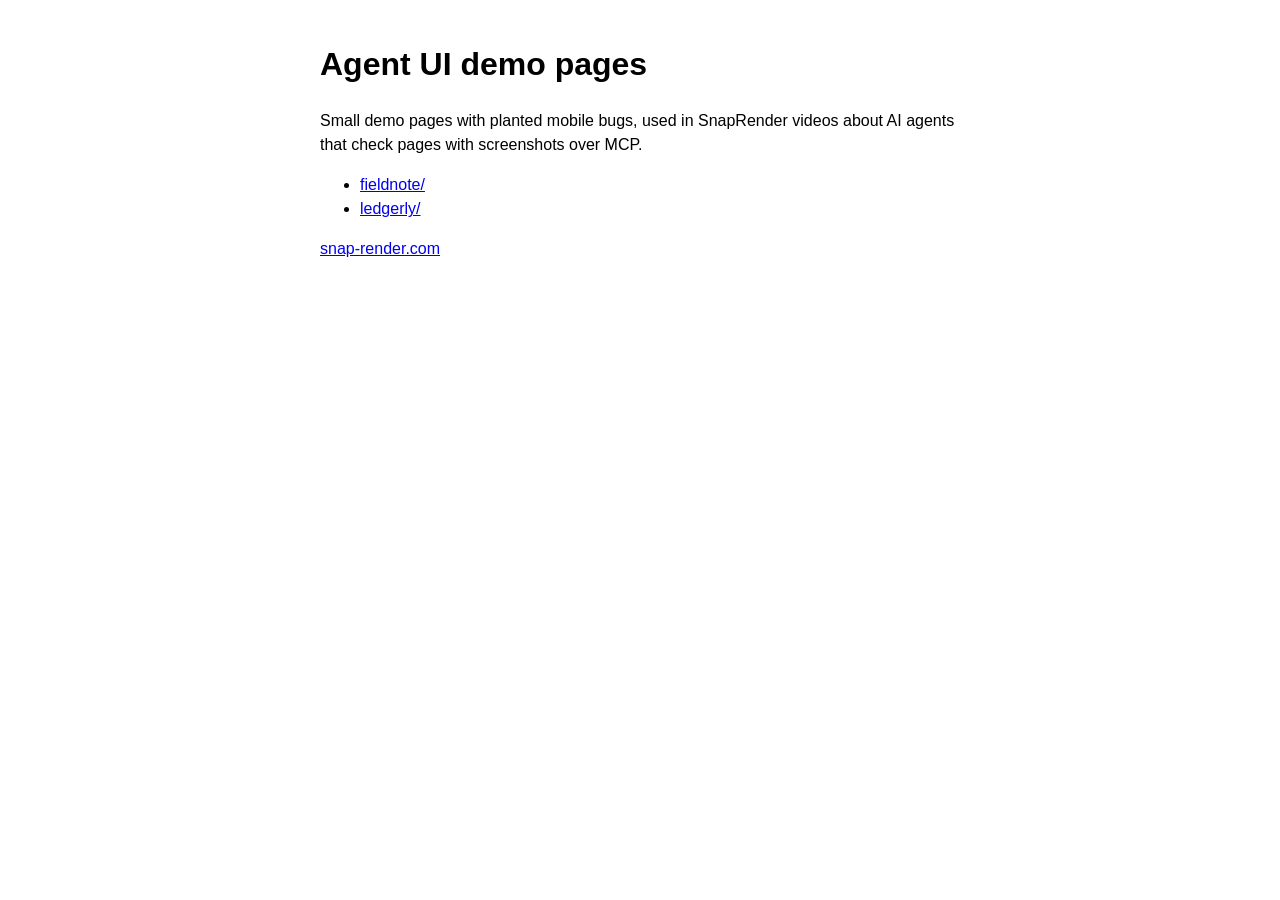
<file: index.html>
<!doctype html>
<html lang="en"><head><meta charset="utf-8"><meta name="viewport" content="width=device-width, initial-scale=1"><title>Agent UI demo pages</title></head>
<body style="font-family:sans-serif;max-width:640px;margin:40px auto;padding:0 16px;line-height:1.5">
<h1>Agent UI demo pages</h1>
<p>Small demo pages with planted mobile bugs, used in SnapRender videos about AI agents that check pages with screenshots over MCP.</p>
<ul><li><a href="fieldnote/">fieldnote/</a></li><li><a href="ledgerly/">ledgerly/</a></li></ul>
<p><a href="https://snap-render.com">snap-render.com</a></p>
</body></html>
</file>
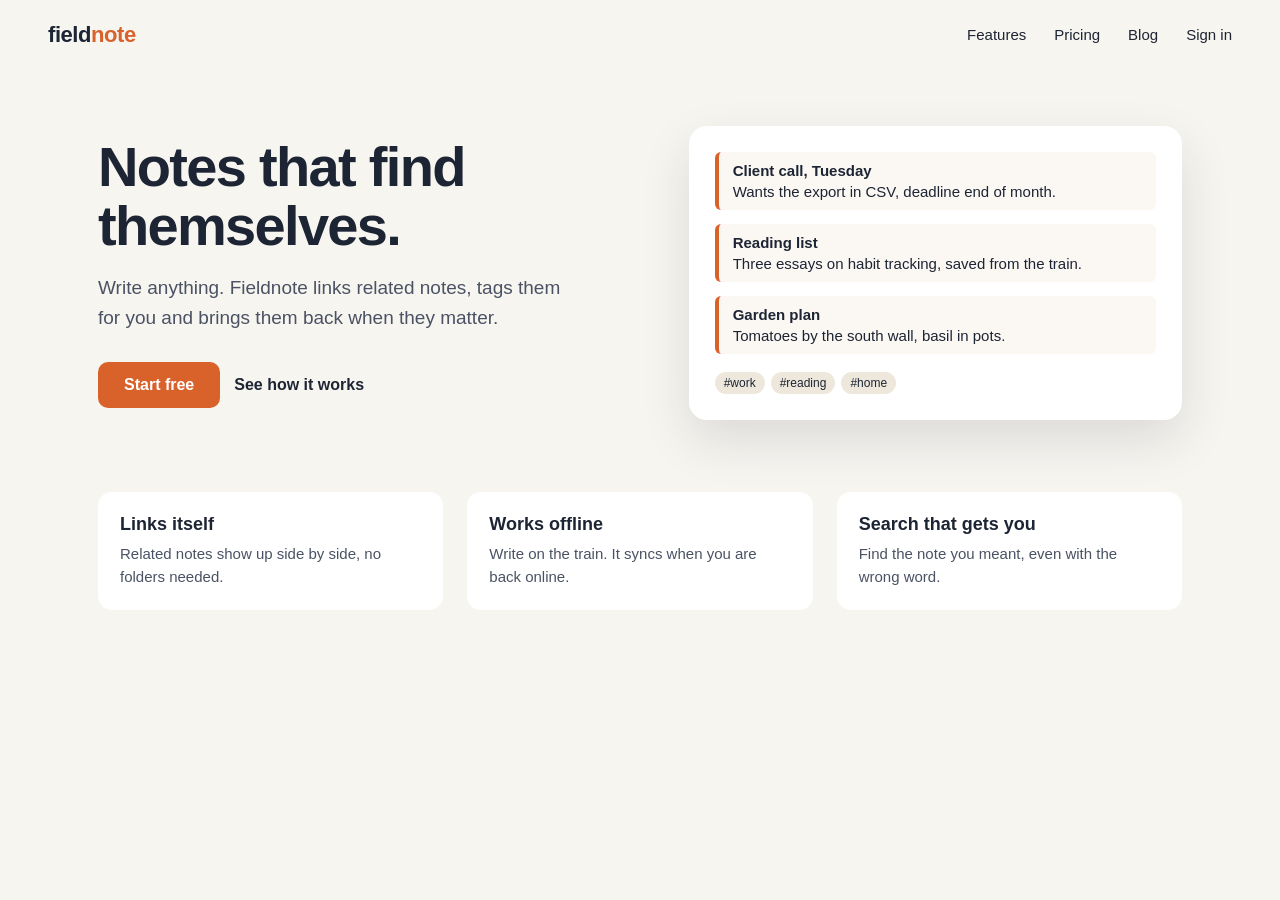
<file: fieldnote/index.html>
<!doctype html>
<html lang="en">
<head>
<meta charset="utf-8">
<title>Fieldnote: notes that find themselves</title>
<style>
  * { box-sizing: border-box; }
  body { margin: 0; font-family: -apple-system, "Segoe UI", Roboto, Helvetica, Arial, sans-serif; color: #1d2433; background: #f7f5f0; }
  header { display: flex; align-items: center; justify-content: space-between; padding: 22px 48px; }
  .logo { font-weight: 800; font-size: 22px; letter-spacing: -0.02em; }
  .logo span { color: #d9622b; }
  nav a { margin-left: 28px; color: #1d2433; text-decoration: none; font-size: 15px; }
  .hero { display: grid; grid-template-columns: 1.1fr 1fr; gap: 48px; align-items: center; padding: 56px 48px 72px; max-width: 1180px; margin: 0 auto; }
  h1 { font-size: 56px; line-height: 1.05; letter-spacing: -0.03em; margin: 0 0 18px; }
  .lead { font-size: 19px; line-height: 1.55; color: #4a5263; margin: 0 0 30px; max-width: 480px; }
  .cta { display: inline-block; background: #d9622b; color: #fff; padding: 14px 26px; border-radius: 10px; font-weight: 700; text-decoration: none; }
  .ghost { margin-left: 14px; color: #1d2433; font-weight: 600; text-decoration: none; }
  .card { background: #fff; border-radius: 18px; padding: 26px; box-shadow: 0 20px 50px rgba(29,36,51,0.12); }
  .note { border-left: 4px solid #d9622b; padding: 10px 14px; margin-bottom: 14px; background: #fbf8f3; border-radius: 6px; font-size: 15px; }
  .note b { display: block; margin-bottom: 4px; }
  .tags span { display: inline-block; font-size: 12px; background: #eee8dc; padding: 4px 9px; border-radius: 20px; margin: 4px 6px 0 0; }
  .features { display: grid; grid-template-columns: repeat(3, 1fr); gap: 24px; max-width: 1180px; margin: 0 auto; padding: 0 48px 80px; }
  .features div { background: #fff; border-radius: 14px; padding: 22px; }
  .features h3 { margin: 0 0 8px; font-size: 18px; }
  .features p { margin: 0; color: #4a5263; line-height: 1.5; font-size: 15px; }
</style>
</head>
<body>
<header>
  <div class="logo">field<span>note</span></div>
  <nav><a href="#">Features</a><a href="#">Pricing</a><a href="#">Blog</a><a href="#">Sign in</a></nav>
</header>
<section class="hero">
  <div>
    <h1>Notes that find themselves.</h1>
    <p class="lead">Write anything. Fieldnote links related notes, tags them for you and brings them back when they matter.</p>
    <a class="cta" href="#">Start free</a><a class="ghost" href="#">See how it works</a>
  </div>
  <div class="card">
    <div class="note"><b>Client call, Tuesday</b>Wants the export in CSV, deadline end of month.</div>
    <div class="note"><b>Reading list</b>Three essays on habit tracking, saved from the train.</div>
    <div class="note"><b>Garden plan</b>Tomatoes by the south wall, basil in pots.</div>
    <div class="tags"><span>#work</span><span>#reading</span><span>#home</span></div>
  </div>
</section>
<section class="features">
  <div><h3>Links itself</h3><p>Related notes show up side by side, no folders needed.</p></div>
  <div><h3>Works offline</h3><p>Write on the train. It syncs when you are back online.</p></div>
  <div><h3>Search that gets you</h3><p>Find the note you meant, even with the wrong word.</p></div>
</section>
</body>
</html>
</file>
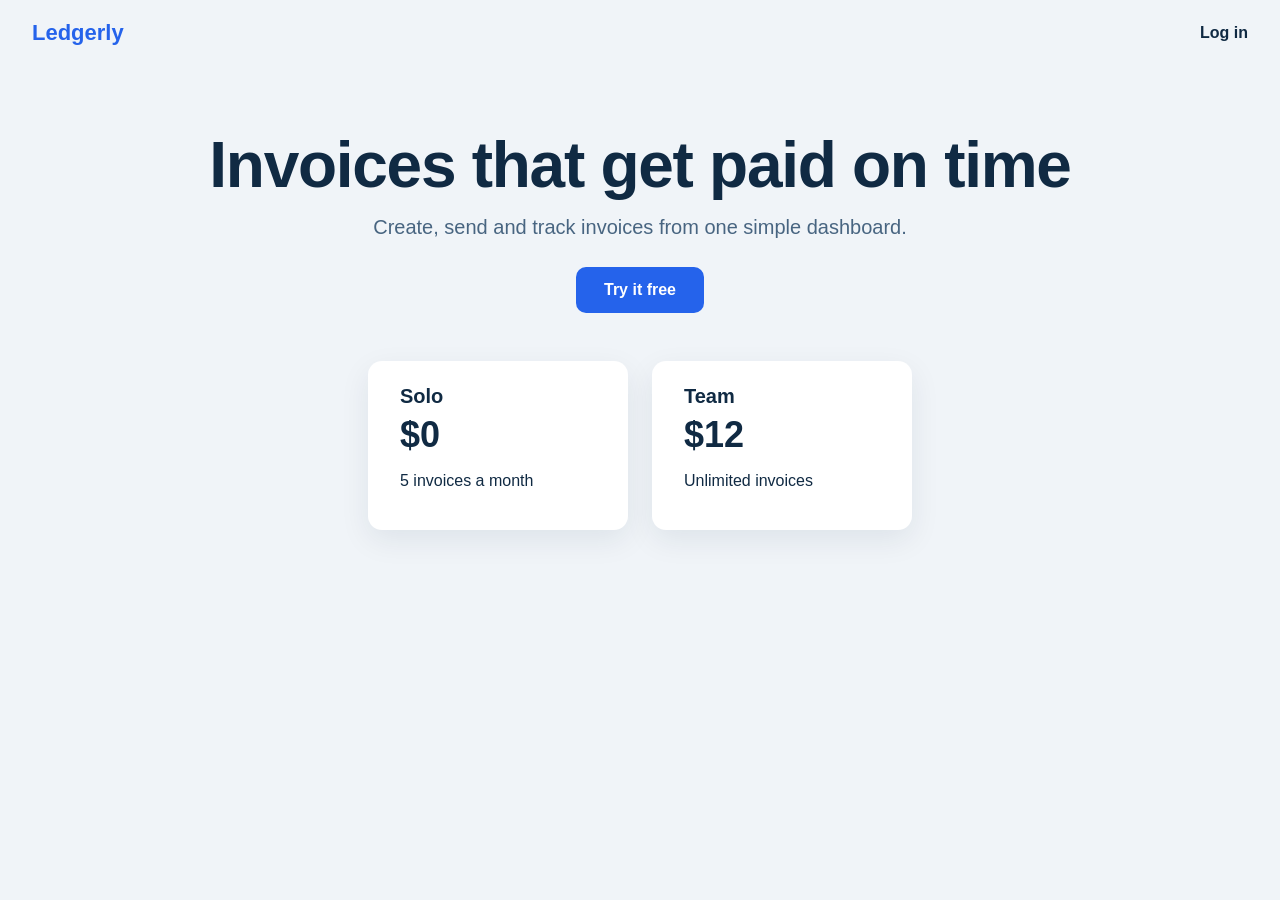
<file: ledgerly/index.html>
<!doctype html>
<html lang="en">
<head>
<meta charset="utf-8">
<meta name="viewport" content="width=device-width, initial-scale=1">
<title>Ledgerly</title>
<link rel="stylesheet" href="style.css">
</head>
<body>
<header>
  <div class="logo">Ledgerly</div>
  <a class="login" href="#">Log in</a>
</header>
<main class="hero">
  <h1>Invoices that get paid on time</h1>
  <p>Create, send and track invoices from one simple dashboard.</p>
  <a class="cta" href="#">Try it free</a>
</main>
<section class="plans">
  <div class="plan"><h2>Solo</h2><p class="price">$0</p><p>5 invoices a month</p></div>
  <div class="plan"><h2>Team</h2><p class="price">$12</p><p>Unlimited invoices</p></div>
</section>
</body>
</html>
</file>
<file: ledgerly/style.css>
* { box-sizing: border-box; }
body { margin: 0; font-family: -apple-system, "Segoe UI", Roboto, Helvetica, Arial, sans-serif; color: #102a43; background: #f0f4f8; }
header { display: flex; justify-content: space-between; align-items: center; padding: 20px 32px; }
.logo { font-weight: 800; font-size: 22px; color: #2563eb; }
.login { color: #102a43; text-decoration: none; font-weight: 600; }
.hero { text-align: center; padding: 64px 24px 48px; }
.hero h1 { font-size: 64px; line-height: 1.1; letter-spacing: -0.02em; margin: 0 0 16px; }
@media (max-width: 600px) { .hero h1 { font-size: 36px; } }
.hero p { font-size: 20px; color: #486581; margin: 0 0 28px; }
.cta { display: inline-block; background: #2563eb; color: #fff; padding: 14px 28px; border-radius: 10px; text-decoration: none; font-weight: 700; }
.plans { display: flex; justify-content: center; gap: 24px; padding: 0 24px 64px; flex-wrap: wrap; }
.plan { background: #fff; border-radius: 14px; padding: 24px 32px; width: 260px; box-shadow: 0 10px 30px rgba(16,42,67,0.08); }
.plan h2 { margin: 0 0 6px; font-size: 20px; }
.price { font-size: 36px; font-weight: 800; margin: 0 0 6px; }
</file>
